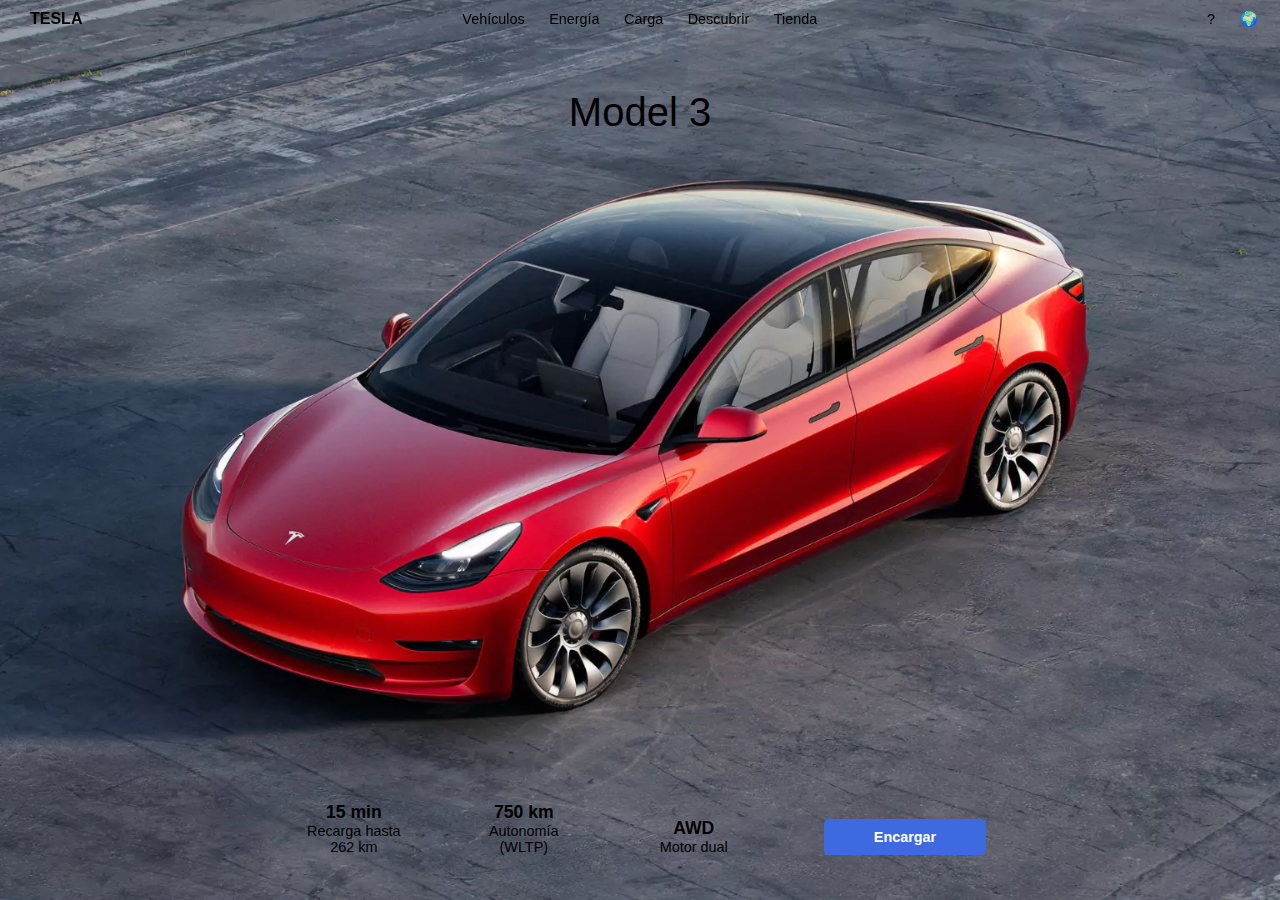
<file: index.html>
<!DOCTYPE html>
<html lang="es">
<head>
    <meta charset="UTF-8">
    <meta name="viewport" content="width=device-width, initial-scale=1.0">
    <title>Clon de Página Tesla</title>
    <link rel="stylesheet" href="styles.css">
</head>
<body>

    <header class="navbar">
        <div class="logo">TESLA</div>
        <nav class="menu-central">
            <a href="#">Vehículos</a>
            <a href="#">Energía</a>
            <a href="#">Carga</a>
            <a href="#">Descubrir</a>
            <a href="#">Tienda</a>
        </nav>
        <div class="menu-derecho">
            <a href="#">?</a>
            <a href="#">🌍</a>
            <a href="#">👤</a>
        </div>
    </header>

    <main class="hero-section">
        <h1>Model 3</h1>

        <div class="stats-container">
            <div class="stat-item">
                <p class="stat-value">15 min</p>
                <p class="stat-label">Recarga hasta 262 km</p>
            </div>
            <div class="stat-item">
                <p class="stat-value">750 km</p>
                <p class="stat-label">Autonomía (WLTP)</p>
            </div>
            <div class="stat-item">
                <p class="stat-value">AWD</p>
                <p class="stat-label">Motor dual</p>
            </div>
            <button class="btn-encargar">Encargar</button>
        </div>
    </main>

</body>
</html>
</file>
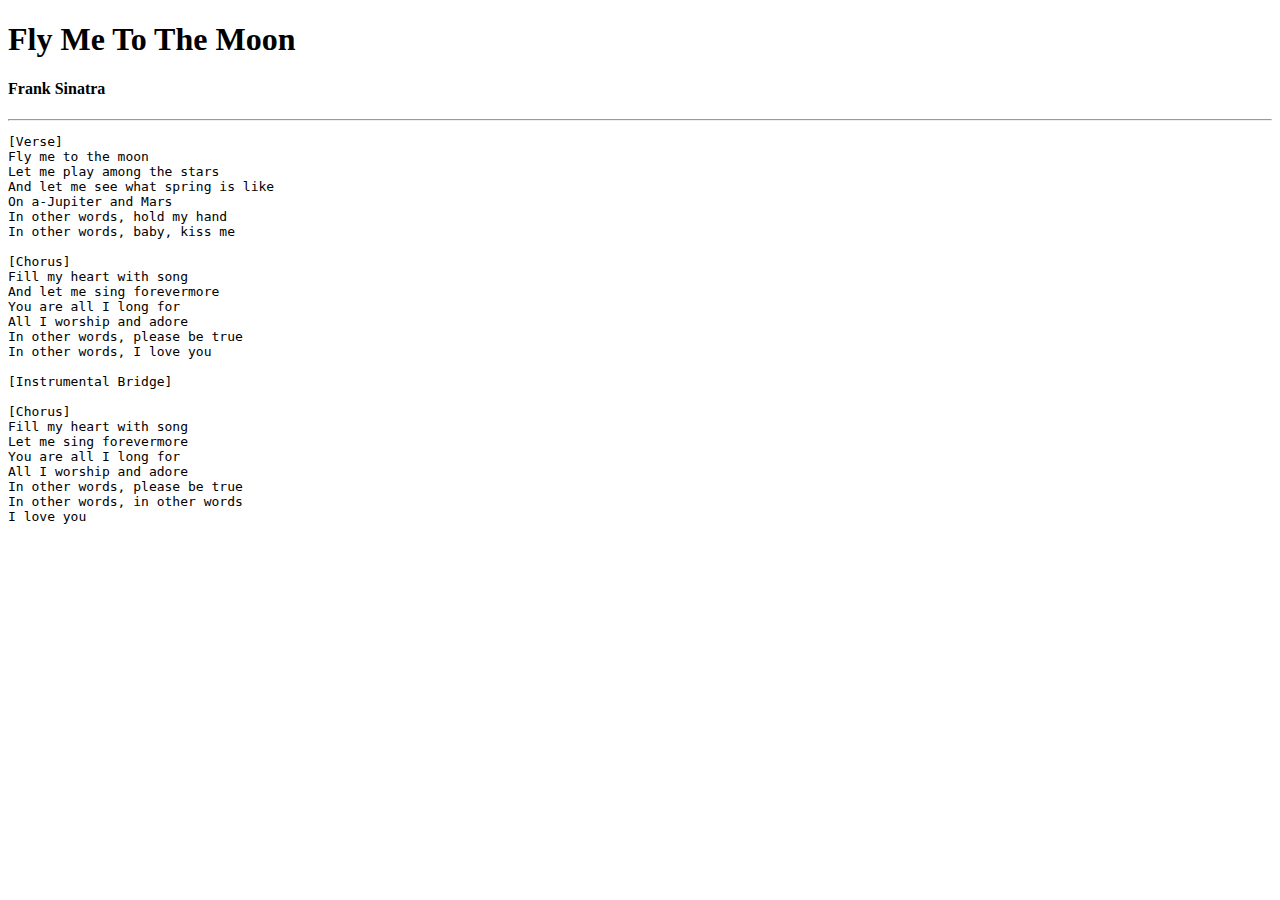
<file: lyrics.html>
<!DOCTYPE html>
<html>
    <head>
        <title>Lyrics</title>
    </head>
    <body>
        <h1>Fly Me To The Moon</h1>
        <h4>Frank Sinatra</h4>
        <hr>
        <pre>
[Verse]
Fly me to the moon
Let me play among the stars
And let me see what spring is like
On a-Jupiter and Mars
In other words, hold my hand
In other words, baby, kiss me

[Chorus]
Fill my heart with song
And let me sing forevermore
You are all I long for
All I worship and adore
In other words, please be true
In other words, I love you

[Instrumental Bridge]

[Chorus]
Fill my heart with song
Let me sing forevermore
You are all I long for
All I worship and adore
In other words, please be true
In other words, in other words
I love you
        </pre>
    </body>
</html>
</file>
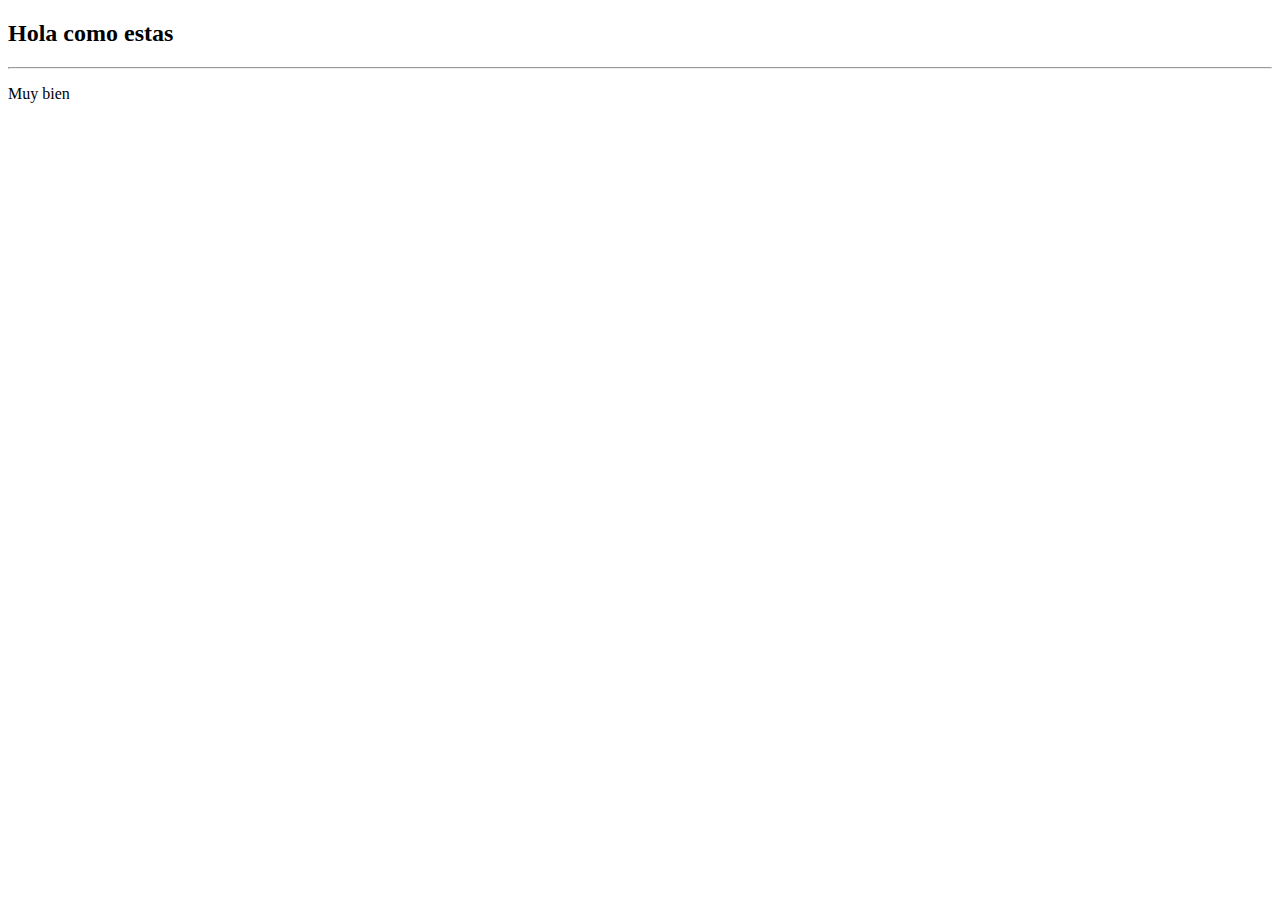
<file: tutorial.html>
<!DOCTYPE html>
<html>
    <head>
        <title>My fisrt website</title>
    </head>
    <body>
        <h2>Hola como estas</h2>
        <hr>
        <p>Muy bien</p>
        <!-- hoalalalkjsjksjalk-->
    </body>
</html>
</file>
<file: styles.css>
/* Configuraciones base */
body {
    margin: 0;
    font-family: sans-serif; /* Fuente simple */
    color: white; /* Texto blanco en el área del coche */
    background-color: black;
}

/* ESTILO DEL FONDO GRANDE Y CENTRADO */
.hero-section {
    /* * RUTA DE LA IMAGEN: Reemplaza 'car-background.jpg' 
     * por el nombre de tu archivo de imagen.
     */
    background-image: url('car-background.jpg'); 
    background-size: cover; /* Cubre todo el contenedor */
    background-position: center center; /* Centra la imagen */
    background-repeat: no-repeat;
    
    /* La altura de la sección principal debe ser toda la pantalla */
    height: 100vh; 
    
    /* Configuración para centrar el contenido (el h1 y las estadísticas) */
    display: flex;
    flex-direction: column;
    justify-content: space-between; /* Empuja el h1 arriba y las stats abajo */
    align-items: center;
    padding-top: 20vh; /* Espacio para el título (Model 3) */
    padding-bottom: 5vh; /* Espacio para las estadísticas */
    box-sizing: border-box;
}

/* Título del coche */
.hero-section h1 {
    font-size: 2.5em;
    font-weight: 500;
    color: black; /* El título es negro en la imagen */
    margin-top: -10vh; /* Ajusta la posición del título */
}

/* --- ESTILOS DE LA BARRA DE NAVEGACIÓN (HEADER) --- */

.navbar {
    position: fixed; /* Mantiene la barra en su lugar al hacer scroll (aunque aquí no hay scroll) */
    top: 0;
    left: 0;
    width: 100%;
    display: flex;
    justify-content: space-between;
    align-items: center;
    padding: 10px 30px;
    z-index: 10; /* Asegura que esté por encima del contenido */
    color: black; /* El color del texto de la navegación es negro */
}

.navbar a {
    color: black;
    text-decoration: none;
    margin: 0 10px;
    font-size: 0.9em;
}

.menu-central a:hover {
    background-color: rgba(0, 0, 0, 0.05); /* Efecto hover sutil */
    padding: 5px 10px;
    border-radius: 10px;
}

/* Estilo del logo (solo texto) */
.logo {
    font-weight: bold;
}

/* --- ESTILOS DE ESTADÍSTICAS INFERIORES --- */

.stats-container {
    display: flex;
    justify-content: center;
    align-items: flex-end; /* Alinea los elementos en la parte inferior */
    gap: 50px; /* Espacio entre las estadísticas */
    color: black; /* El texto de las estadísticas es negro en la imagen */
    text-align: center;
}

.stat-value {
    font-size: 1.1em;
    font-weight: bold;
    margin: 0;
}

.stat-label {
    font-size: 0.9em;
    margin: 0;
    width: 120px; /* Asegura que el texto se mantenga compacto */
}

/* Estilo del botón */
.btn-encargar {
    background-color: #3e6ae1; /* Color azul de Tesla */
    color: white;
    border: none;
    padding: 10px 50px;
    margin-left: 20px;
    border-radius: 5px;
    font-size: 0.9em;
    cursor: pointer;
    font-weight: 600;
    transition: background-color 0.3s;
}

.btn-encargar:hover {
    background-color: #3158c3;
}
</file>
